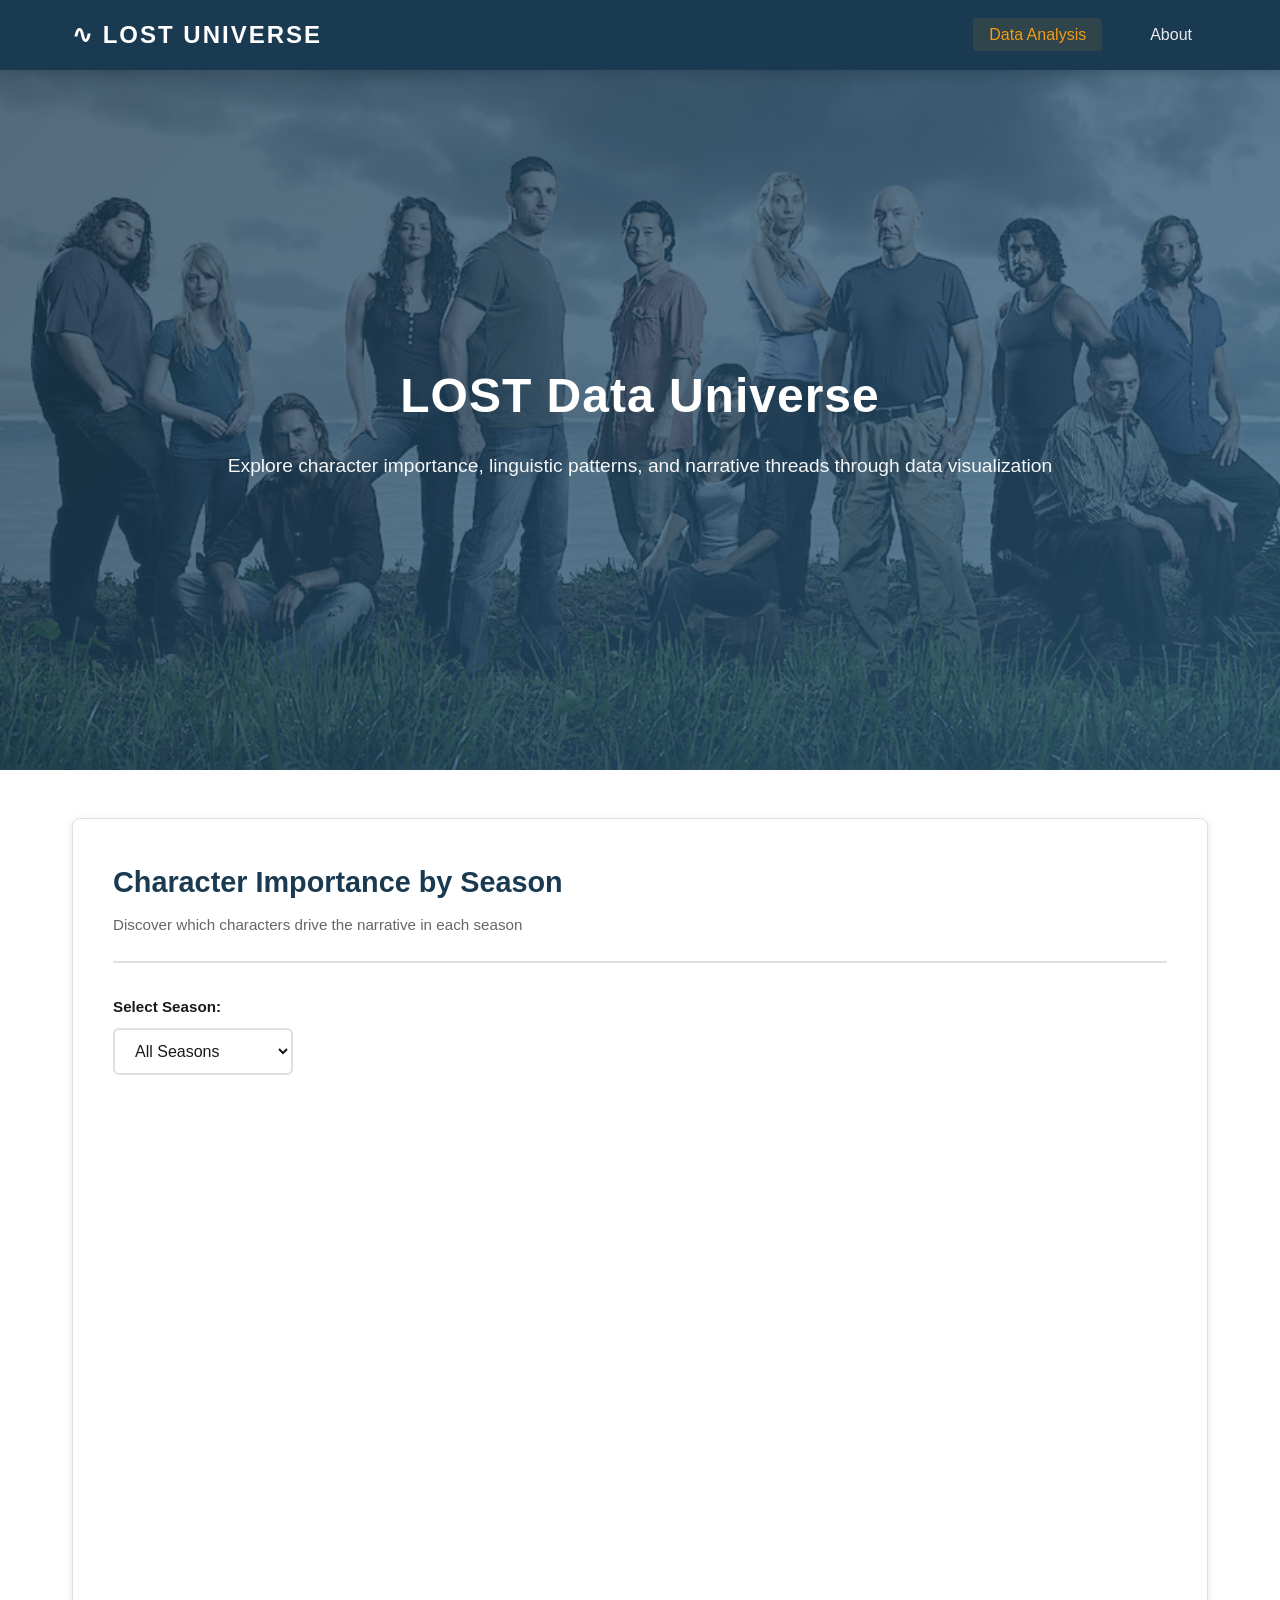
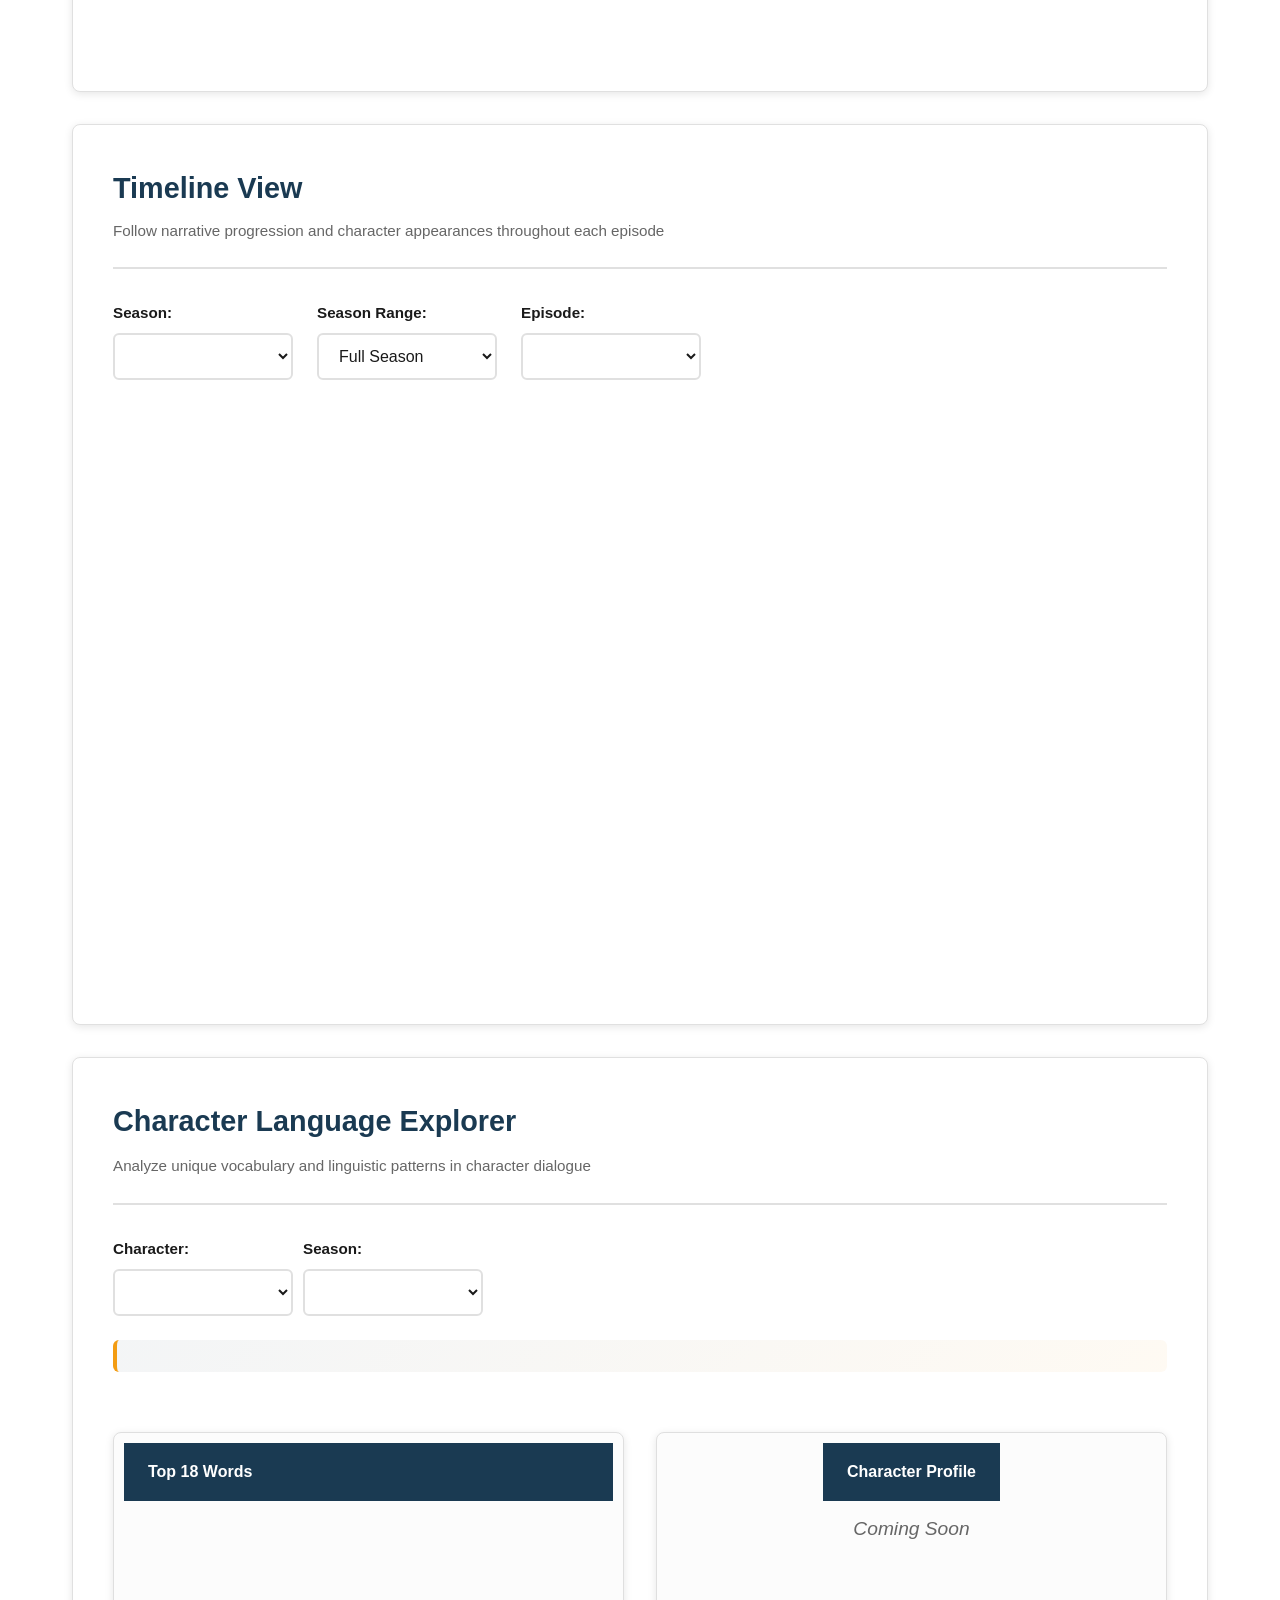
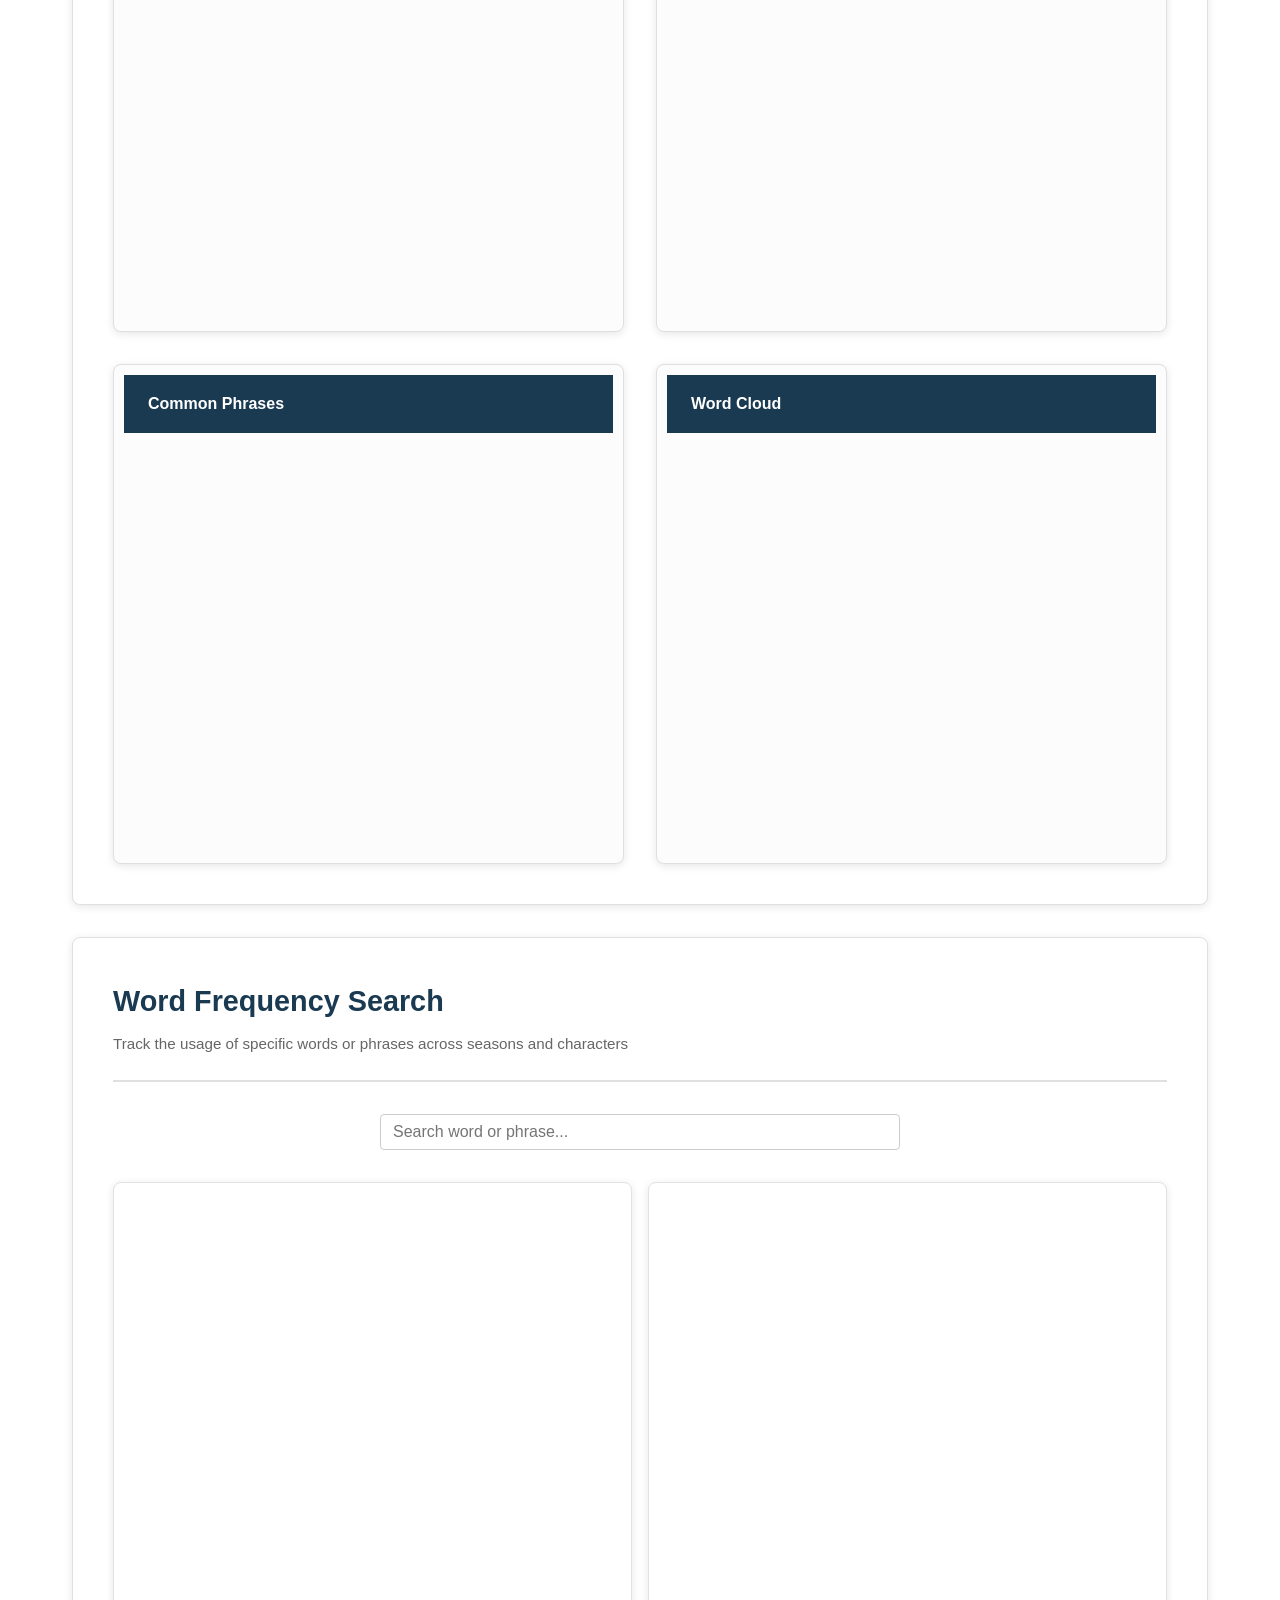
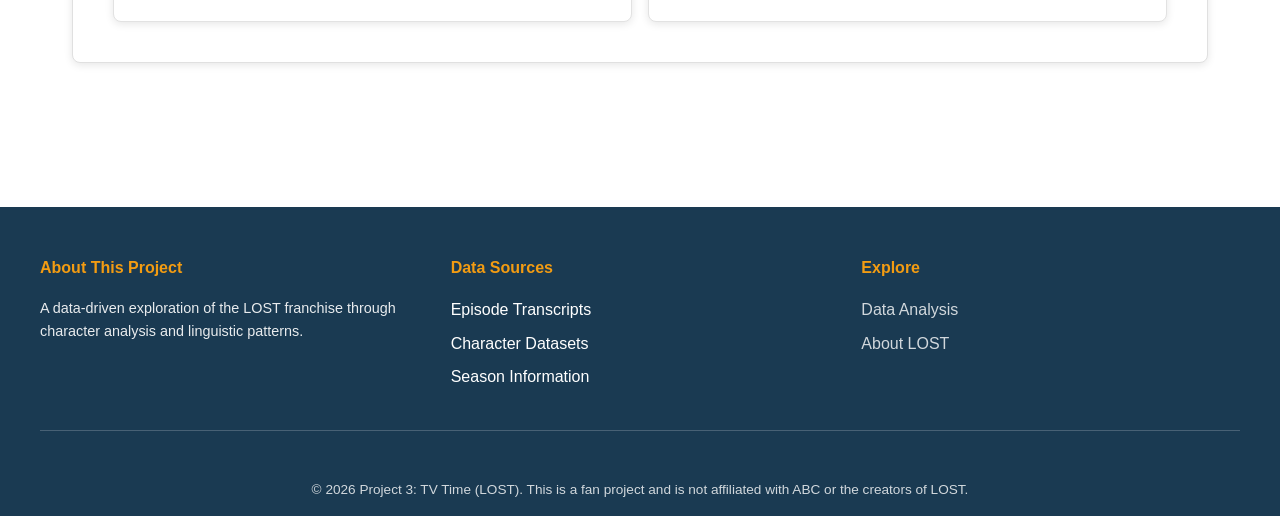
<file: index.html>
<!DOCTYPE html>
<html lang="en">
<head>
  <meta charset="UTF-8">
  <meta name="viewport" content="width=device-width, initial-scale=1.0">
  <title>LOST Universe - Franchise Fandom</title>
  <link rel="icon" type="image/png" href="img/other/icon.png">
  <link rel="stylesheet" href="style.css">
</head>
<body>

  <!-- Navigation Bar -->
  <nav class="navbar">
    <div class="nav-container">
      <a href="index.html" class="logo">∿ LOST UNIVERSE</a>
      <ul class="nav-menu">
        <li><a href="index.html" class="nav-link active">Data Analysis</a></li>
        <li><a href="about.html" class="nav-link">About</a></li>
      </ul>
    </div>
  </nav>

  <!-- Hero Header -->
  <header class="hero-header">
    <div class="hero-content">
      <h1 class="hero-title">LOST Data Universe</h1>
      <p class="hero-subtitle">Explore character importance, linguistic patterns, and narrative threads through data visualization</p>
    </div>
  </header>

  <!-- Main Content -->
  <main class="container">
    
    <!-- Character Importance Section -->
    <section class="viz-section">
      <div class="section-header">
        <h2>Character Importance by Season</h2>
        <p class="section-desc">Discover which characters drive the narrative in each season</p>
      </div>
      
      <div class="controls">
        <div class="control-group">
          <label for="seasonSelect">Select Season:</label>
          <select id="seasonSelect" class="select-input">
            <option value="all">All Seasons</option>
            <option value="1">Season 1</option>
            <option value="2">Season 2</option>
            <option value="3">Season 3</option>
            <option value="4">Season 4</option>
            <option value="5">Season 5</option>
            <option value="6">Season 6</option>
          </select>
        </div>
      </div>

      <div class="chart-container">
        <svg id="chart" width="100%" height="500"></svg>
      </div>
    </section>

    <!-- Timeline Section -->
    <section class="viz-section">
      <div class="section-header">
        <h2>Timeline View</h2>
        <p class="section-desc">Follow narrative progression and character appearances throughout each episode</p>
      </div>

      <div class="controls">
        <div class="control-group">
          <label for="timelineSeasonSelect">Season:</label>
          <select id="timelineSeasonSelect" class="select-input"></select>
        </div>
        <div class="control-group">
          <label for="timelineRangeSelect">Season Range:</label>
          <select id="timelineRangeSelect" class="select-input">
            <option value="full">Full Season</option>
            <option value="first">First Half</option>
            <option value="second">Second Half</option>
          </select>
        </div>
        <div class="control-group">
          <label for="timelineEpisodeSelect">Episode:</label>
          <select id="timelineEpisodeSelect" class="select-input"></select>
        </div>
      </div>

      <div class="chart-container">
        <svg id="timeline" width="100%" height="520"></svg>
      </div>
    </section>

    <!-- Character Language Explorer Section -->
    <section id="textExplorer" class="viz-section">
      <div class="section-header">
        <h2>Character Language Explorer</h2>
        <p class="section-desc">Analyze unique vocabulary and linguistic patterns in character dialogue</p>
      </div>

      <div class="explorer-header">
        <div class="controls text-controls">
          <div class="control-group">
            <label for="characterSelect">Character:</label>
            <select id="characterSelect" class="select-input"></select>
          </div>
          <div class="control-group">
            <label for="textSeasonSelect">Season:</label>
            <select id="textSeasonSelect" class="select-input"></select>
          </div>
        </div>
        <p id="textSummary" class="explorer-summary"></p>
      </div>

      <div class="text-grid-container">
        <div class="viz-card">
          <h3>Top 18 Words</h3>
          <svg id="wordBars" width="600" height="360"></svg>
        </div>
        <div class="viz-card character-profile-placeholder">
          <h3>Character Profile</h3>
          <div class="placeholder-content">Coming Soon</div>
        </div>
        <div class="viz-card">
          <h3>Common Phrases</h3>
          <svg id="phraseBars" width="600" height="360"></svg>
        </div>
        <div class="viz-card">
          <h3>Word Cloud</h3>
          <svg id="wordCloud" width="600" height="360"></svg>
        </div>
      </div>
    </section>

    <!-- Word Frequency Search Section -->
    <section id="level4Panel" class="viz-section">
      <div class="section-header">
        <h2>Word Frequency Search</h2>
        <p class="section-desc">Track the usage of specific words or phrases across seasons and characters</p>
      </div>

      <div class="searchBox">
        <input type="text" id="wordSearch" class="search-input" placeholder="Search word or phrase..." />
      </div>

      <div class="level4-charts">
        <div class="chart-card">
          <svg id="lineChart"></svg>
        </div>
        <div class="chart-card">
          <svg id="barChart"></svg>
        </div>
      </div>
    </section>

  </main>

  <!-- Footer -->
  <footer class="footer">
    <div class="footer-content">
      <div class="footer-section">
        <h4>About This Project</h4>
        <p>A data-driven exploration of the LOST franchise through character analysis and linguistic patterns.</p>
      </div>
      <div class="footer-section">
        <h4>Data Sources</h4>
        <ul>
          <li>Episode Transcripts</li>
          <li>Character Datasets</li>
          <li>Season Information</li>
        </ul>
      </div>
      <div class="footer-section">
        <h4>Explore</h4>
        <ul>
          <li><a href="index.html">Data Analysis</a></li>
          <li><a href="about.html">About LOST</a></li>
        </ul>
      </div>
    </div>
    <div class="footer-bottom">
      <p>&copy; 2026 Project 3: TV Time (LOST). This is a fan project and is not affiliated with ABC or the creators of LOST.</p>
    </div>
  </footer>

  <!-- Tooltip -->
  <div id="tooltip" class="tooltip"></div>

  <!-- Scripts -->
  <script src="https://d3js.org/d3.v7.min.js"></script>
  <script src="script.js"></script>
</body>
</html>
</file>
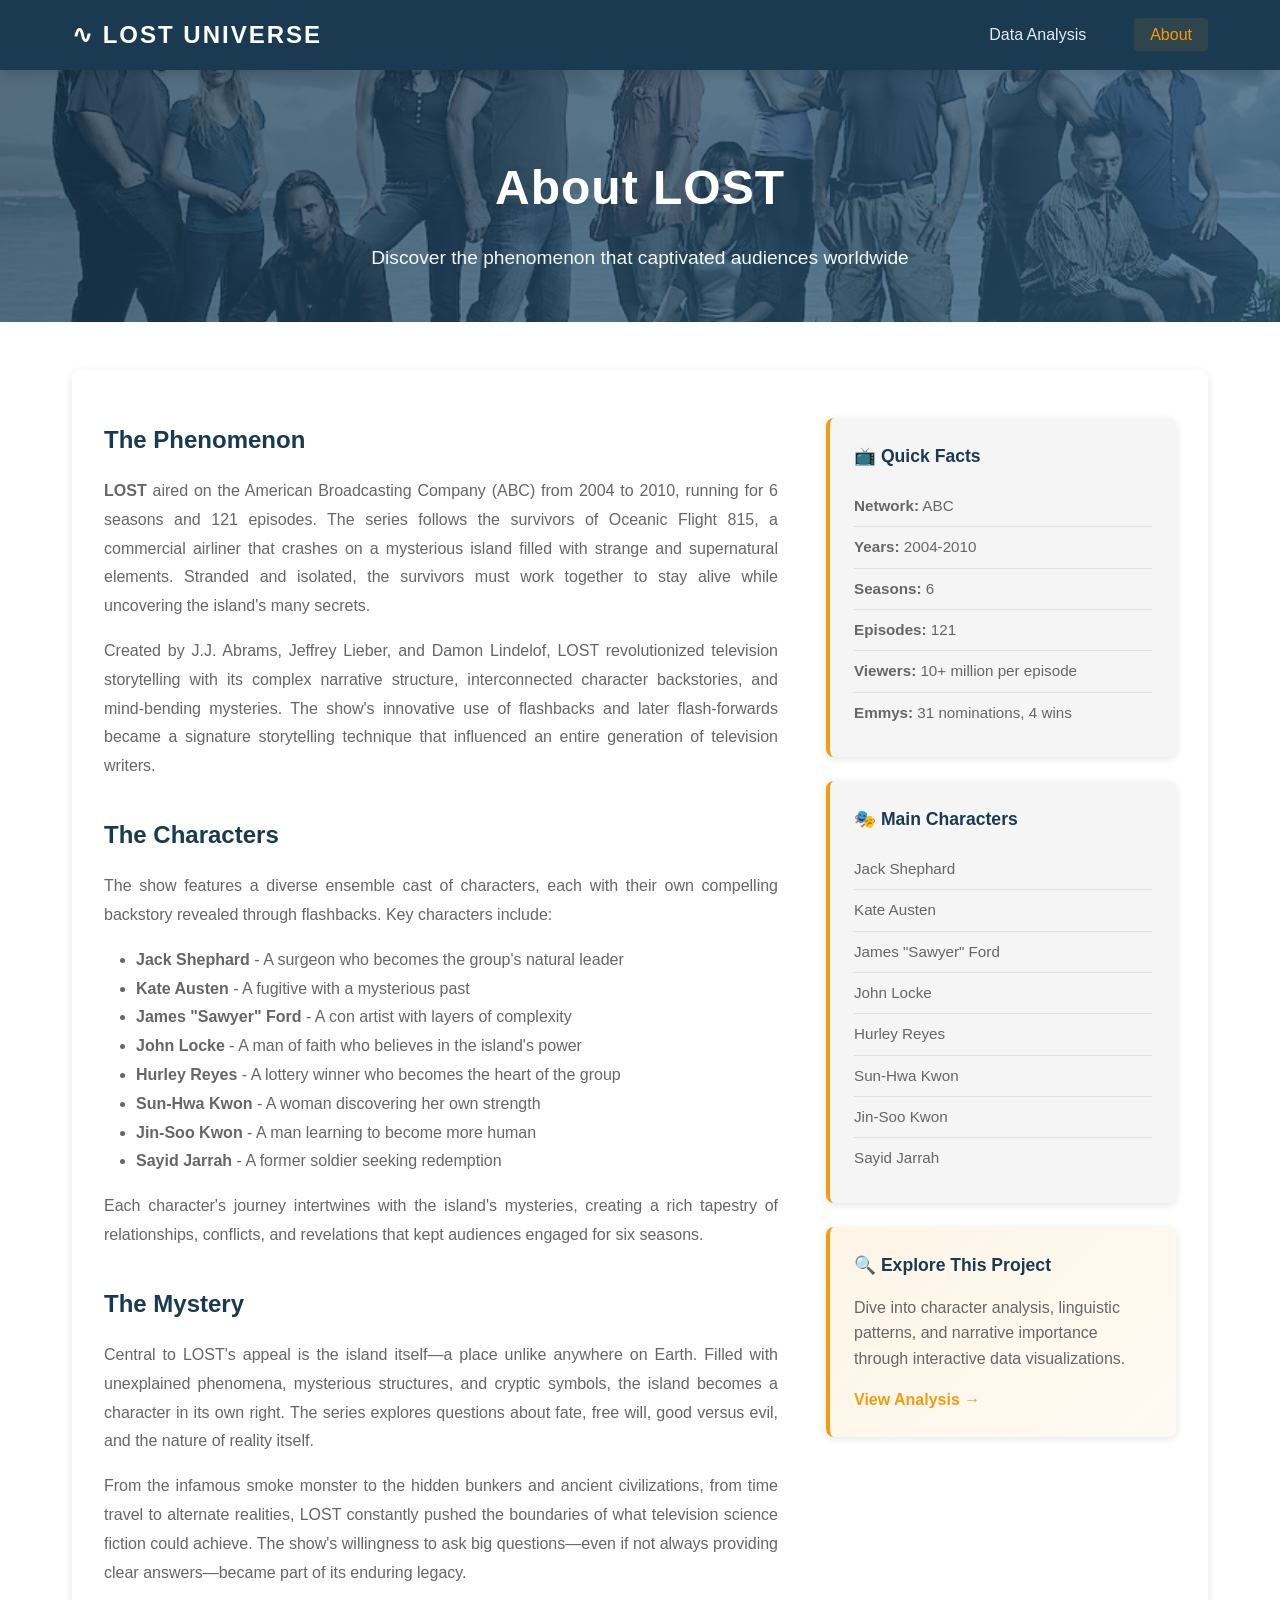
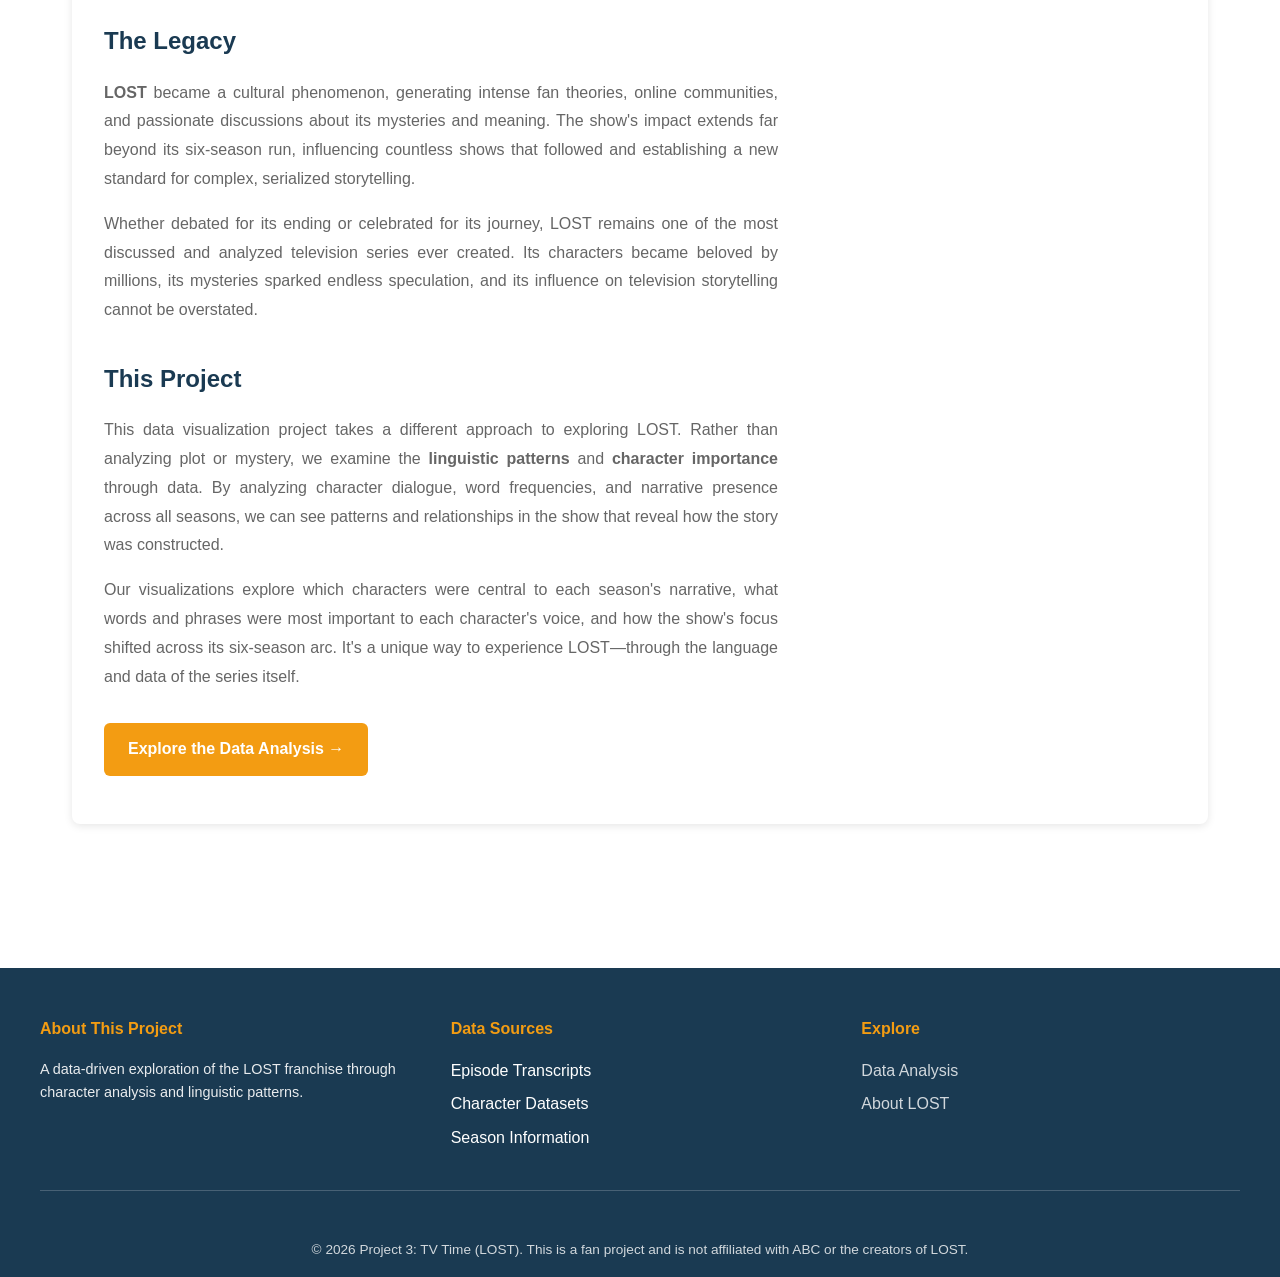
<file: about.html>
<!DOCTYPE html>
<html lang="en">
<head>
  <meta charset="UTF-8">
  <meta name="viewport" content="width=device-width, initial-scale=1.0">
  <title>About LOST - Franchise Fandom</title>
  <link rel="stylesheet" href="style.css">
  <style>
    /* About page specific styles */
    .about-hero {
      padding: 5rem 2rem 3rem;
    }

    .about-section {
      background: var(--bg-white);
      padding: 3rem 2rem;
      margin-bottom: 2rem;
      border-radius: 8px;
      box-shadow: var(--shadow-sm);
    }

    .about-wrapper {
      display: grid;
      grid-template-columns: 1fr 350px;
      gap: 3rem;
      max-width: 1200px;
      margin: 0 auto;
    }

    .about-content {
      line-height: 1.8;
    }

    .about-content h2 {
      color: var(--primary);
      font-size: 1.5rem;
      margin-top: 2rem;
      margin-bottom: 1rem;
    }

    .about-content h2:first-child {
      margin-top: 0;
    }

    .about-content p {
      color: var(--text-light);
      margin-bottom: 1rem;
      text-align: justify;
    }

    .about-sidebar {
      display: flex;
      flex-direction: column;
      gap: 1.5rem;
    }

    .info-box {
      background: var(--bg-light);
      padding: 1.5rem;
      border-radius: 8px;
      border-left: 4px solid var(--accent);
      box-shadow: var(--shadow-sm);
    }

    .info-box h3 {
      color: var(--primary);
      font-size: 1.1rem;
      margin-bottom: 1rem;
    }

    .info-box ul {
      list-style: none;
    }

    .info-box li {
      padding: 0.5rem 0;
      color: var(--text-light);
      border-bottom: 1px solid var(--border);
      font-size: 0.95rem;
    }

    .info-box li:last-child {
      border-bottom: none;
    }

    .btn-primary {
      display: inline-block;
      background: var(--accent);
      color: white;
      padding: 0.75rem 1.5rem;
      border-radius: 6px;
      text-decoration: none;
      font-weight: 600;
      transition: all 0.3s ease;
      margin-top: 1rem;
    }

    .btn-primary:hover {
      background: var(--accent-dark);
      transform: translateX(4px);
    }

    @media (max-width: 1024px) {
      .about-wrapper {
        grid-template-columns: 1fr;
      }
    }

    @media (max-width: 768px) {
      .about-content p {
        text-align: left;
      }

      .about-content {
        font-size: 0.95rem;
      }
    }
  </style>
</head>
<body>

  <!-- Navigation Bar -->
  <nav class="navbar">
    <div class="nav-container">
      <a href="index.html" class="logo">∿ LOST UNIVERSE</a>
      <ul class="nav-menu">
        <li><a href="index.html" class="nav-link">Data Analysis</a></li>
        <li><a href="about.html" class="nav-link active">About</a></li>
      </ul>
    </div>
  </nav>

  <!-- Hero Header -->
  <header class="hero-header about-hero">
    <div class="hero-content">
      <h1 class="hero-title">About LOST</h1>
      <p class="hero-subtitle">Discover the phenomenon that captivated audiences worldwide</p>
    </div>
  </header>

  <!-- Main Content -->
  <main class="container">
    <section class="about-section">
      <div class="about-wrapper">
        <div class="about-content">
          <h2>The Phenomenon</h2>
          <p>
            <strong>LOST</strong> aired on the American Broadcasting Company (ABC) from 2004 to 2010, running for 6 seasons and 121 episodes. The series follows the survivors of Oceanic Flight 815, a commercial airliner that crashes on a mysterious island filled with strange and supernatural elements. Stranded and isolated, the survivors must work together to stay alive while uncovering the island's many secrets.
          </p>
          <p>
            Created by J.J. Abrams, Jeffrey Lieber, and Damon Lindelof, LOST revolutionized television storytelling with its complex narrative structure, interconnected character backstories, and mind-bending mysteries. The show's innovative use of flashbacks and later flash-forwards became a signature storytelling technique that influenced an entire generation of television writers.
          </p>

          <h2>The Characters</h2>
          <p>
            The show features a diverse ensemble cast of characters, each with their own compelling backstory revealed through flashbacks. Key characters include:
          </p>
          <ul style="margin-left: 2rem; margin-bottom: 1rem; color: var(--text-light);">
            <li><strong>Jack Shephard</strong> - A surgeon who becomes the group's natural leader</li>
            <li><strong>Kate Austen</strong> - A fugitive with a mysterious past</li>
            <li><strong>James "Sawyer" Ford</strong> - A con artist with layers of complexity</li>
            <li><strong>John Locke</strong> - A man of faith who believes in the island's power</li>
            <li><strong>Hurley Reyes</strong> - A lottery winner who becomes the heart of the group</li>
            <li><strong>Sun-Hwa Kwon</strong> - A woman discovering her own strength</li>
            <li><strong>Jin-Soo Kwon</strong> - A man learning to become more human</li>
            <li><strong>Sayid Jarrah</strong> - A former soldier seeking redemption</li>
          </ul>
          <p>
            Each character's journey intertwines with the island's mysteries, creating a rich tapestry of relationships, conflicts, and revelations that kept audiences engaged for six seasons.
          </p>

          <h2>The Mystery</h2>
          <p>
            Central to LOST's appeal is the island itself—a place unlike anywhere on Earth. Filled with unexplained phenomena, mysterious structures, and cryptic symbols, the island becomes a character in its own right. The series explores questions about fate, free will, good versus evil, and the nature of reality itself.
          </p>
          <p>
            From the infamous smoke monster to the hidden bunkers and ancient civilizations, from time travel to alternate realities, LOST constantly pushed the boundaries of what television science fiction could achieve. The show's willingness to ask big questions—even if not always providing clear answers—became part of its enduring legacy.
          </p>

          <h2>The Legacy</h2>
          <p>
            <strong>LOST</strong> became a cultural phenomenon, generating intense fan theories, online communities, and passionate discussions about its mysteries and meaning. The show's impact extends far beyond its six-season run, influencing countless shows that followed and establishing a new standard for complex, serialized storytelling.
          </p>
          <p>
            Whether debated for its ending or celebrated for its journey, LOST remains one of the most discussed and analyzed television series ever created. Its characters became beloved by millions, its mysteries sparked endless speculation, and its influence on television storytelling cannot be overstated.
          </p>

          <h2>This Project</h2>
          <p>
            This data visualization project takes a different approach to exploring LOST. Rather than analyzing plot or mystery, we examine the <strong>linguistic patterns</strong> and <strong>character importance</strong> through data. By analyzing character dialogue, word frequencies, and narrative presence across all seasons, we can see patterns and relationships in the show that reveal how the story was constructed.
          </p>
          <p>
            Our visualizations explore which characters were central to each season's narrative, what words and phrases were most important to each character's voice, and how the show's focus shifted across its six-season arc. It's a unique way to experience LOST—through the language and data of the series itself.
          </p>
          <a href="index.html" class="btn-primary">Explore the Data Analysis →</a>
        </div>

        <div class="about-sidebar">
          <div class="info-box">
            <h3>📺 Quick Facts</h3>
            <ul>
              <li><strong>Network:</strong> ABC</li>
              <li><strong>Years:</strong> 2004-2010</li>
              <li><strong>Seasons:</strong> 6</li>
              <li><strong>Episodes:</strong> 121</li>
              <li><strong>Viewers:</strong> 10+ million per episode</li>
              <li><strong>Emmys:</strong> 31 nominations, 4 wins</li>
            </ul>
          </div>

          <div class="info-box">
            <h3>🎭 Main Characters</h3>
            <ul>
              <li>Jack Shephard</li>
              <li>Kate Austen</li>
              <li>James "Sawyer" Ford</li>
              <li>John Locke</li>
              <li>Hurley Reyes</li>
              <li>Sun-Hwa Kwon</li>
              <li>Jin-Soo Kwon</li>
              <li>Sayid Jarrah</li>
            </ul>
          </div>

          <div class="info-box" style="background: linear-gradient(135deg, rgba(243, 156, 18, 0.1) 0%, rgba(243, 156, 18, 0.05) 100%); border-color: var(--accent);">
            <h3>🔍 Explore This Project</h3>
            <p style="color: var(--text-light); border: none; padding: 0; margin: 0;">
              Dive into character analysis, linguistic patterns, and narrative importance through interactive data visualizations.
            </p>
            <a href="index.html" style="display: inline-block; margin-top: 1rem; color: var(--accent); text-decoration: none; font-weight: 600;">View Analysis →</a>
          </div>
        </div>
      </div>
    </section>
  </main>

  <!-- Footer -->
  <footer class="footer">
    <div class="footer-content">
      <div class="footer-section">
        <h4>About This Project</h4>
        <p>A data-driven exploration of the LOST franchise through character analysis and linguistic patterns.</p>
      </div>
      <div class="footer-section">
        <h4>Data Sources</h4>
        <ul>
          <li>Episode Transcripts</li>
          <li>Character Datasets</li>
          <li>Season Information</li>
        </ul>
      </div>
      <div class="footer-section">
        <h4>Explore</h4>
        <ul>
          <li><a href="index.html">Data Analysis</a></li>
          <li><a href="about.html">About LOST</a></li>
        </ul>
      </div>
    </div>
    <div class="footer-bottom">
      <p>&copy; 2026 Project 3: TV Time (LOST). This is a fan project and is not affiliated with ABC or the creators of LOST.</p>
    </div>
  </footer>

</body>
</html>
</file>
<file: style.css>
/* ==================== CSS VARIABLES & RESET ==================== */
:root {
  --primary: #1a3a52;
  --primary-light: #2d5a7b;
  --accent: #f39c12;
  --accent-dark: #d68910;
  --bg-white: #ffffff;
  --bg-light: #f5f5f5;
  --text-dark: #1a1a1a;
  --text-light: #666666;
  --border: #e0e0e0;
  --shadow-sm: 0 2px 8px rgba(0, 0, 0, 0.1);
  --shadow-md: 0 4px 12px rgba(0, 0, 0, 0.15);
  --shadow-lg: 0 8px 24px rgba(0, 0, 0, 0.2);
}

* {
  margin: 0;
  padding: 0;
  box-sizing: border-box;
}

html, body {
  height: 100%;
}

body {
  font-family: -apple-system, BlinkMacSystemFont, 'Segoe UI', Roboto, 'Helvetica Neue', Arial, sans-serif;
  color: var(--text-dark);
  background-color: var(--bg-white);
  line-height: 1.6;
}

/* ==================== NAVIGATION BAR ==================== */
.navbar {
  position: sticky;
  top: 0;
  background: var(--primary);
  color: white;
  padding: 1rem 0;
  box-shadow: var(--shadow-md);
  z-index: 100;
}

.nav-container {
  max-width: 1200px;
  margin: 0 auto;
  padding: 0 2rem;
  display: flex;
  justify-content: space-between;
  align-items: center;
}

.logo {
  font-size: 1.5rem;
  font-weight: 700;
  letter-spacing: 2px;
  color: white;
  text-decoration: none;
}

.nav-menu {
  display: flex;
  list-style: none;
  gap: 2rem;
}

.nav-link {
  color: rgba(255, 255, 255, 0.9);
  text-decoration: none;
  font-weight: 500;
  transition: all 0.3s ease;
  padding: 0.5rem 1rem;
  border-radius: 4px;
}

.nav-link:hover,
.nav-link.active {
  color: var(--accent);
  background: rgba(243, 156, 18, 0.1);
}

/* ==================== HERO HEADER ==================== */
.hero-header {
  background: linear-gradient(135deg, rgba(26, 58, 82, 0.75) 0%, rgba(45, 90, 123, 0.75) 100%), url('img/other/headerimage.jpg') center/cover;
  color: white;
  padding: 18rem 2rem;
  text-align: center;
  position: relative;
}

.hero-content {
  max-width: 900px;
  margin: 0 auto;
}

.hero-title {
  font-size: 3rem;
  font-weight: 700;
  margin-bottom: 1rem;
  letter-spacing: 1px;
}

.hero-subtitle {
  font-size: 1.2rem;
  opacity: 0.95;
  font-weight: 300;
}

/* ==================== MAIN CONTAINER ==================== */
.container {
  max-width: 1200px;
  margin: 0 auto;
  padding: 3rem 2rem;
}

main {
  min-height: calc(100vh - 250px);
}

/* ==================== SECTIONS ==================== */
.viz-section {
  background: var(--bg-white);
  padding: 2.5rem;
  margin-bottom: 2rem;
  border-radius: 8px;
  box-shadow: var(--shadow-sm);
  border: 1px solid var(--border);
}

.section-header {
  margin-bottom: 2rem;
  padding-bottom: 1.5rem;
  border-bottom: 2px solid var(--border);
}

.section-header h2 {
  font-size: 1.8rem;
  color: var(--primary);
  margin-bottom: 0.5rem;
}

.section-desc {
  color: var(--text-light);
  font-size: 0.95rem;
  margin-top: 0.5rem;
}

/* ==================== CONTROLS & INPUTS ==================== */
.controls {
  display: flex;
  flex-wrap: wrap;
  gap: 1.5rem;
  align-items: flex-end;
  margin-bottom: 1.5rem;
}

.text-controls {
  flex-wrap: wrap;
}

.control-group {
  display: flex;
  flex-direction: column;
  gap: 0.5rem;
}

.controls label {
  font-weight: 600;
  color: var(--text-dark);
  font-size: 0.95rem;
}

.select-input,
.search-input {
  padding: 0.75rem 1rem;
  border: 2px solid var(--border);
  border-radius: 6px;
  font-size: 1rem;
  background: var(--bg-white);
  color: var(--text-dark);
  cursor: pointer;
  transition: all 0.3s ease;
}

.select-input:hover,
.search-input:hover {
  border-color: var(--accent);
  box-shadow: 0 0 0 3px rgba(243, 156, 18, 0.1);
}

.select-input:focus,
.search-input:focus {
  outline: none;
  border-color: var(--accent);
  box-shadow: 0 0 0 3px rgba(243, 156, 18, 0.2);
}

.select-input {
  min-width: 180px;
}

.select-input:disabled,
.search-input:disabled {
  background: var(--bg-light);
  border-color: #d0d0d0;
  color: #999999;
  cursor: not-allowed;
  opacity: 0.6;
}

.select-input:disabled:hover,
.search-input:disabled:hover {
  border-color: #d0d0d0;
  box-shadow: none;
}

.search-input {
  min-width: 300px;
}

/* ==================== CHART CONTAINER ==================== */
.chart-container {
  display: flex;
  justify-content: center;
  padding: 1rem 0;
  overflow-x: auto;
}

svg {
  display: block;
  margin: 0 auto;
}

#chart,
#timeline {
  cursor: grab;
}

#chart:active,
#timeline:active {
  cursor: grabbing;
}

/* ==================== GRID LAYOUTS ==================== */
.text-grid-container {
  display: grid;
  grid-template-columns: 1fr 1fr;
  gap: 2rem;
  margin-top: 2rem;
}

.character-profile-placeholder {
  display: flex;
  flex-direction: column;
  align-items: center;
  justify-content: flex-start;
  background: linear-gradient(135deg, rgba(26, 58, 82, 0.05) 0%, rgba(243, 156, 18, 0.05) 100%);
  flex: 1;
  padding: 1rem 1.1rem 1.25rem;
  gap: 0.35rem;
  overflow: hidden;
}

.placeholder-content {
  font-size: 1.2rem;
  color: var(--text-light);
  font-style: italic;
}

/* Character Profile */
.character-profile-placeholder .profile-img-wrapper {
  width: 100%;
  display: flex;
  justify-content: center;
  align-items: center;
  padding: 0.35rem 0 0.15rem;
}

.character-profile-placeholder .profile-img-wrapper img {
  width: 188px;
  height: 188px;
  object-fit: cover;
  border-radius: 8px;
  border: 4px solid rgba(255,255,255,0.85);
  box-shadow: var(--shadow-md);
  background: linear-gradient(180deg, #ffffff 0%, #f5f5f5 100%);
}

.character-profile-placeholder .profile-img-wrapper .wip-placeholder {
  width: 188px;
  height: 188px;
  display: flex;
  flex-direction: column;
  align-items: center;
  justify-content: center;
  border-radius: 8px;
  border: 2px dashed var(--accent);
  background: linear-gradient(135deg, rgba(243, 156, 18, 0.08) 0%, rgba(243, 156, 18, 0.03) 100%);
  font-size: 2rem;
  color: var(--accent);
}

.character-profile-placeholder .character-name {
  margin-top: 0.2rem;
  font-size: 1rem;
  font-weight: 700;
  color: var(--primary);
  text-align: center;
}

.character-profile-placeholder .profile-meta {
  margin-top: 0.25rem;
  color: var(--text-light);
  font-size: 0.8rem;
  text-align: center;
}

.character-profile-placeholder .profile-meta--compact {
  line-height: 1.35;
}

.character-profile-placeholder .profile-bio {
  margin-top: 0.35rem;
  color: var(--text-dark);
  font-size: 0.82rem;
  line-height: 1.35;
  text-align: center;
  max-width: 100%;
  line-clamp: 2;
  display: -webkit-box;
  -webkit-line-clamp: 2;
  -webkit-box-orient: vertical;
  overflow: hidden;
}

.character-profile-placeholder .profile-facts {
  width: 100%;
  margin-top: 0.45rem;
  display: grid;
  grid-template-columns: auto 1fr;
  gap: 0.25rem 0.55rem;
  align-items: start;
  font-size: 0.78rem;
}

.character-profile-placeholder .profile-facts dt {
  font-weight: 700;
  color: var(--primary);
  text-align: right;
}

.character-profile-placeholder .profile-facts dd {
  margin: 0;
  color: var(--text-dark);
}

.character-profile-placeholder .profile-facts dd,
.character-profile-placeholder .profile-bio {
  word-break: break-word;
}

.character-profile-placeholder .top-words {
  margin-top: 0.4rem;
  display: flex;
  gap: 0.3rem;
  flex-wrap: wrap;
  justify-content: center;
}

.character-profile-placeholder .top-words span {
  background: #fff;
  border: 1px solid var(--border);
  padding: 0.2rem 0.4rem;
  border-radius: 4px;
  font-size: 0.75rem;
  color: var(--text-dark);
}

.level4-charts {
  display: grid;
  grid-template-columns: repeat(auto-fit, minmax(400px, 1fr));
  gap: 2rem;
  margin-top: 2rem;
}

/* ==================== CARDS ==================== */
.viz-card {
  background: var(--bg-light);
  border: 1px solid var(--border);
  border-radius: 8px;
  transition: all 0.3s ease;
  box-shadow: var(--shadow-sm);
  display: flex;
  flex-direction: column;
  height: 500px;
}

.viz-card:hover {
  transform: translateY(-4px);
  box-shadow: var(--shadow-lg);
  border-color: var(--accent);
}

.viz-card h3 {
  background: var(--primary);
  color: white;
  padding: 1rem 1.5rem;
  font-size: 1.1rem;
  margin: 0;
  flex-shrink: 0;
}

.viz-card svg {
  display: block;
  margin: 0 auto;
  flex: 1;
  max-width: 100%;
  overflow: hidden;
}

.viz-card svg {
  display: block;
  margin: 0 auto;
}

.chart-card {
  background: var(--bg-light);
  border: 1px solid var(--border);
  border-radius: 8px;
  padding: 1.5rem;
  transition: all 0.3s ease;
  box-shadow: var(--shadow-sm);
}

.chart-card:hover {
  box-shadow: var(--shadow-lg);
}

.chart-card h3 {
  color: var(--primary);
  font-size: 1.1rem;
  margin-bottom: 1rem;
}

/* ==================== EXPLORER SECTION ==================== */
.explorer-header {
  margin-bottom: 1.5rem;
  padding-bottom: 1rem;
}

.explorer-summary {
  background: linear-gradient(135deg, rgba(26, 58, 82, 0.05) 0%, rgba(243, 156, 18, 0.05) 100%);
  padding: 1rem 1.5rem;
  border-left: 4px solid var(--accent);
  border-radius: 6px;
  color: var(--text-light);
  font-size: 0.95rem;
  line-height: 1.6;
  margin: 0;
}

/* ==================== SEARCH BOX ==================== */
.searchBox {
  display: flex;
  gap: 1rem;
  margin-bottom: 1.5rem;
}

/* ==================== TOOLTIP ==================== */
.tooltip {
  position: absolute;
  pointer-events: none;
  display: none;
  padding: 0.75rem 1rem;
  background: rgba(26, 58, 82, 0.95);
  color: white;
  border-radius: 6px;
  font-size: 0.9rem;
  white-space: nowrap;
  z-index: 10;
  box-shadow: var(--shadow-lg);
}

.tooltip::after {
  content: "";
  position: absolute;
  left: 50%;
  transform: translateX(-50%);
  bottom: -6px;
  width: 0;
  height: 0;
  border-left: 6px solid transparent;
  border-right: 6px solid transparent;
  border-top: 6px solid rgba(26, 58, 82, 0.95);
}

/* ==================== FOOTER ==================== */
.footer {
  background: var(--primary);
  color: white;
  padding: 3rem 2rem 1rem;
  margin-top: 4rem;
}

.footer-content {
  max-width: 1200px;
  margin: 0 auto;
  display: grid;
  grid-template-columns: repeat(auto-fit, minmax(250px, 1fr));
  gap: 2rem;
  margin-bottom: 2rem;
  padding-bottom: 2rem;
  border-bottom: 1px solid rgba(255, 255, 255, 0.2);
}

.footer-section h4 {
  color: var(--accent);
  margin-bottom: 1rem;
  font-size: 1rem;
}

.footer-section p {
  font-size: 0.9rem;
  opacity: 0.9;
}

.footer-section ul {
  list-style: none;
}

.footer-section li {
  margin-bottom: 0.5rem;
}

.footer-section a {
  color: rgba(255, 255, 255, 0.8);
  text-decoration: none;
  transition: all 0.3s ease;
}

.footer-section a:hover {
  color: var(--accent);
  margin-left: 4px;
}

.footer-bottom {
  max-width: 1200px;
  margin: 0 auto;
  text-align: center;
  padding-top: 1rem;
  font-size: 0.85rem;
  opacity: 0.8;
}

/* ==================== RESPONSIVE DESIGN ==================== */
@media (max-width: 1024px) {
  .nav-menu {
    gap: 1rem;
  }

  .hero-title {
    font-size: 2.2rem;
  }
}

@media (max-width: 768px) {
  .nav-container {
    padding: 0 1rem;
  }

  .nav-menu {
    gap: 0.5rem;
  }

  .nav-link {
    padding: 0.5rem 0.75rem;
    font-size: 0.9rem;
  }

  .logo {
    font-size: 1.2rem;
  }

  .hero-title {
    font-size: 2rem;
  }

  .hero-subtitle {
    font-size: 1rem;
  }

  .container {
    padding: 1.5rem 1rem;
  }

  .viz-section {
    padding: 1.5rem;
  }

  .section-header h2 {
    font-size: 1.4rem;
  }

  .controls {
    flex-direction: column;
    gap: 1rem;
  }

  .select-input,
  .search-input {
    width: 100%;
    min-width: unset;
  }

  .text-grid-container {
    grid-template-columns: 1fr;
  }

  .viz-card {
    height: auto;
    padding: 0.75rem;
  }

  .viz-card h3 {
    margin: -0.75rem -0.75rem 0.5rem -0.75rem;
    padding: 0.5rem 0.75rem;
    font-size: 0.95rem;
  }

  .level4-charts {
    grid-template-columns: 1fr;
  }

  .footer-content {
    grid-template-columns: 1fr;
    gap: 1.5rem;
  }
}

@media (max-width: 480px) {
  .nav-container {
    flex-direction: column;
  }

  .logo {
    font-size: 1rem;
    letter-spacing: 1px;
  }

  .nav-menu {
    gap: 0.25rem;
    width: 100%;
    justify-content: center;
  }

  .nav-link {
    padding: 0.4rem 0.5rem;
    font-size: 0.8rem;
  }

  .hero-header {
    padding: 2rem 1rem;
  }

  .hero-title {
    font-size: 1.5rem;
  }

  .hero-subtitle {
    font-size: 0.9rem;
  }

  .controls {
    gap: 0.5rem;
  }

  .controls label {
    font-size: 0.85rem;
  }

  .section-header h2 {
    font-size: 1.2rem;
  }

  svg {
    max-width: 100% !important;
    width: 100% !important;
  }
}

svg {
  display: block;
  margin-top: 20px;
}

#timeline {
  margin-top: 28px;
  cursor: grab;
}

#timeline:active {
  cursor: grabbing;
}

.timeline-controls {
  margin-top: 12px;
  margin-bottom: 8px;
}

.timeline-axis text {
  font-size: 11px;
}

.timeline-hover-band {
  fill: rgba(70, 130, 180, 0);
}

.timeline-hover-band:hover {
  fill: rgba(70, 130, 180, 0.12);
}

#about {
  max-width: 800px;
  /* margin: 20px auto; */
  line-height: 1.6;
  font-size: 16px;
  color: #333;
  margin-bottom: 20px;
}

#about p {
  margin-bottom: 10px;
}

.level4-panel {
  margin-top: 28px;
  padding: 20px;
  border: 1px solid #d9d9d9;
  border-radius: 10px;
  background: #fafafa;
}

.level4-panel h2 {
  margin: 0 0 16px;
  text-align: center;
  font-size: 1.2rem;
}

.searchBox {
  display: flex;
  justify-content: center;
  margin-bottom: 16px;
}

#wordSearch {
  width: min(520px, 90%);
  padding: 8px 12px;
  font-size: 1rem;
  border: 1px solid #ccc;
  border-radius: 4px;
}

.level4-charts {
  display: grid;
  grid-template-columns: 1fr 1fr;
  gap: 16px;
}

.chart-card {
  height: 440px;
  padding: 0;
  border: 1px solid #e2e2e2;
  border-radius: 8px;
  background: #fff;
  box-sizing: border-box;
  overflow: hidden;
}

#lineChart,
#barChart {
  width: 100%;
  height: 100%;
  display: block;
}

@media (max-width: 1000px) {
  .level4-charts {
    grid-template-columns: 1fr;
  }

  .chart-card {
    height: 420px;
  }
}
#textExplorer {
  margin-top: 26px;
  max-width: 1240px;
}

#textExplorer h2 {
  margin-bottom: 10px;
}

.text-controls {
  display: flex;
  flex-wrap: wrap;
  align-items: center;
  gap: 10px;
}

#textSummary {
  margin-top: 8px;
  margin-bottom: 12px;
  font-size: 0.96rem;
  color: #2f2f2f;
}

.viz-card {
  border: 1px solid #dfdfdf;
  border-radius: 8px;
  padding: 10px;
  background: #fcfcfc;
}

.viz-card h3 {
  margin: 0 0 8px;
  font-size: 1rem;
}

#wordCloud text {
  cursor: default;
}

@media (max-width: 680px) {
  .text-grid-container {
    grid-template-columns: 1fr;
  }

  .viz-card svg {
    width: 100%;
    height: 340px;
  }
}
</file>
